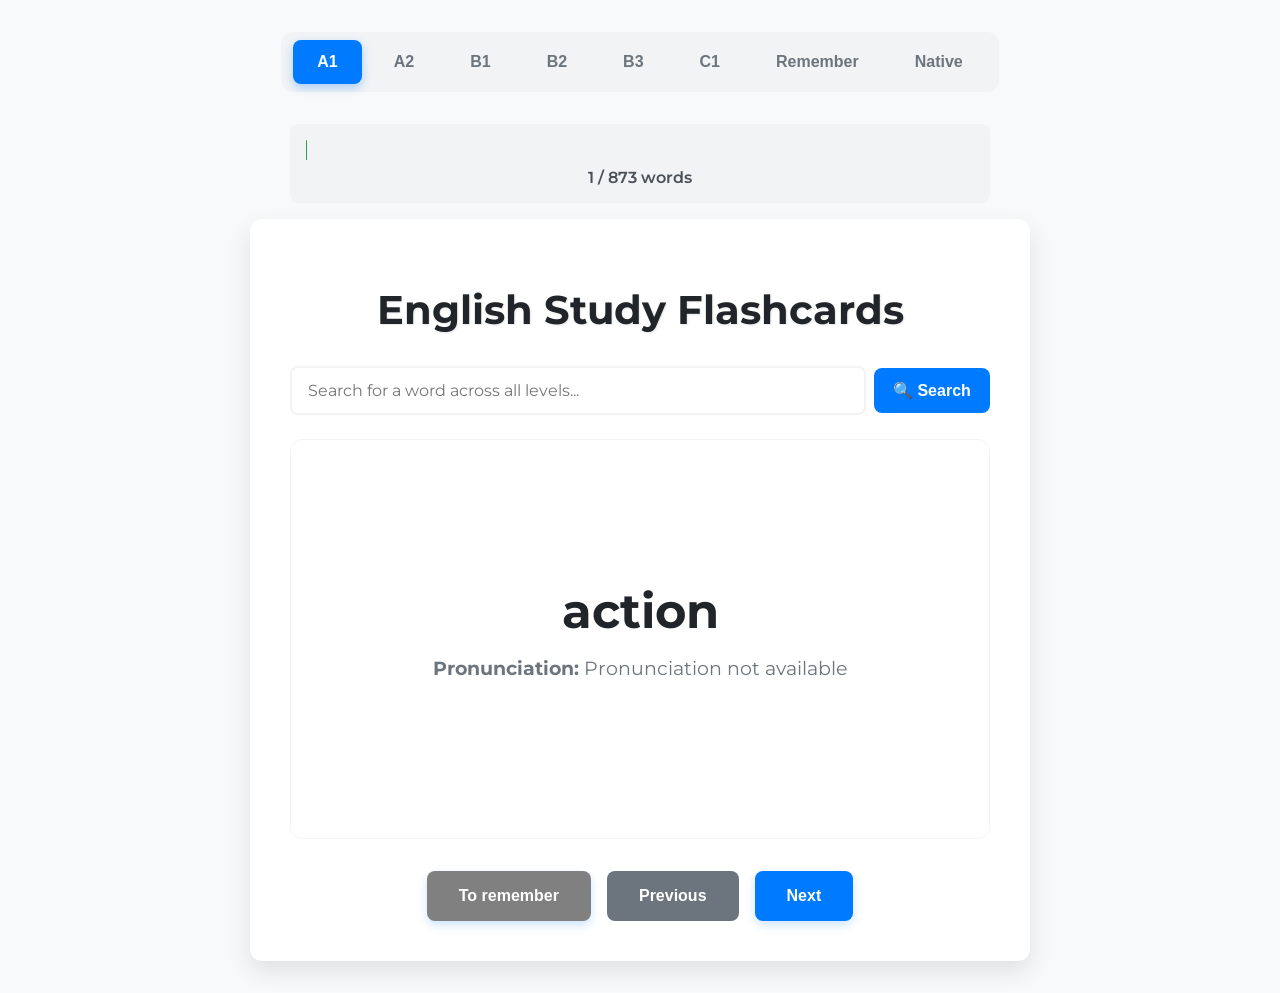
<file: index.html>
<!DOCTYPE html>
<html lang="en">
  <head>
    <meta charset="UTF-8" />
    <meta name="viewport" content="width=device-width, initial-scale=1.0" />
    <title>English Flashcards</title>
    <link rel="stylesheet" href="style.css" />
  </head>

  <body>
    <nav class="nav-bar">
      <button class="nav-btn" data-level="A1">A1</button>
      <button class="nav-btn" data-level="A2">A2</button>
      <button class="nav-btn" data-level="B1">B1</button>
      <button class="nav-btn" data-level="B2">B2</button>
      <button class="nav-btn" data-level="B3">B3</button>
      <button class="nav-btn" data-level="C1">C1</button>
      <button class="nav-btn" data-level="remember">Remember</button>
      <button class="nav-btn" data-level="words">Native</button>
    </nav>
    <div id="progress-container">
      <div id="progress-bar"></div>
      <span id="progress-text"></span>
    </div>
    <div class="container">
      <h1>English Study Flashcards</h1>

      <!-- Search functionality -->
      <div id="search-container" class="search-container">
        <input
          type="text"
          id="search-input"
          placeholder="Search for a word across all levels..."
          autocomplete="off"
        />
        <button id="search-btn">🔍 Search</button>
        <div
          id="search-results"
          class="search-results"
          style="display: none"
        ></div>
      </div>

      <div id="flashcard-container">
        <div id="flashcard" class="flashcard">
          <div class="flashcard-front">
            <div class="flashcard-front-content">
              <h2 id="flashcard-word-front">Word Loading...</h2>
              <p>
                <strong>Pronunciation:</strong>
                <span id="flashcard-pronunciation-text">N/A</span>
              </p>
              <button id="flashcard-play-audio-btn" style="display: none">
                🔊 Play Sound
              </button>
            </div>
          </div>
          <div class="flashcard-back">
            <div class="flashcard-back-content">
              <h2 id="flashcard-word-back"></h2>
              <div id="flashcard-headword-translation-area">
                <p>
                  <strong>Word Translation (Arabic):</strong>
                </p>
                <p id="flashcard-headword-arabic" dir="rtl" lang="ar">
                  <i>Translating...</i>
                </p>
              </div>
              <hr class="content-separator" />
              <div id="flashcard-mw-details">
                <p>
                  <strong>Part of speech:</strong>
                  <span id="flashcard-functional-label">N/A</span>
                </p>
                <div id="flashcard-definitions-area">
                  <h3>Definitions & Examples:</h3>
                  <dl id="flashcard-definitions-list"></dl>
                </div>
                <div id="flashcard-synonyms-area" style="display: none">
                  <h3>Synonyms:</h3>
                  <ul id="flashcard-synonyms-list"></ul>
                </div>
              </div>
              <div id="flashcard-word-not-found-area" style="display: none">
                <!-- Content handled by JS -->
              </div>
            </div>
          </div>
        </div>
      </div>
      <div id="controls-container">
        <button id="remember-card-btn" class="remember-card-btn">
          To remember
        </button>
        <div id="flashcard-navigation">
          <button id="prev-card-btn">Previous</button>
          <button id="next-card-btn">Next</button>
        </div>
      </div>

      <div id="loading-message" class="status-message" style="display: none">
        Loading card data...
      </div>
      <div
        id="error-message"
        class="status-message"
        style="display: none"
      ></div>
    </div>

    <script src="app.js" defer></script>
  </body>
</html>
</file>
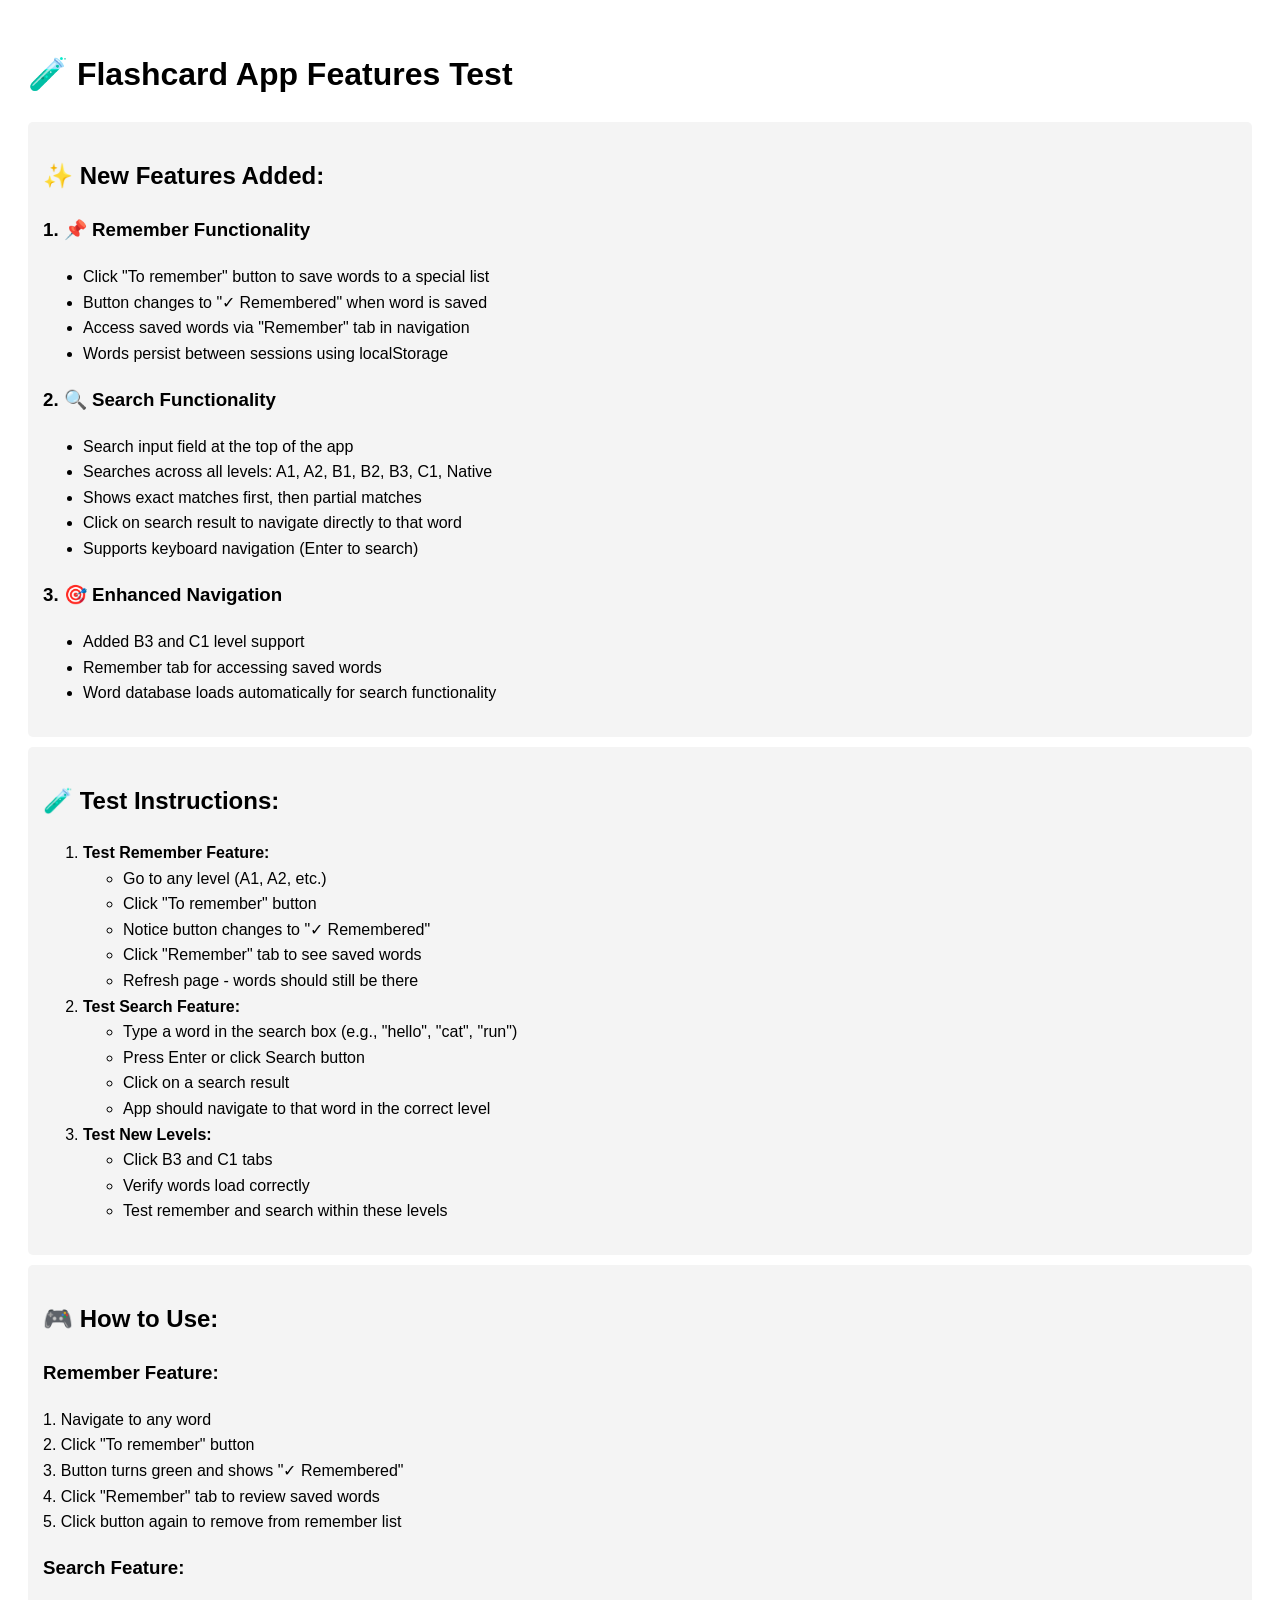
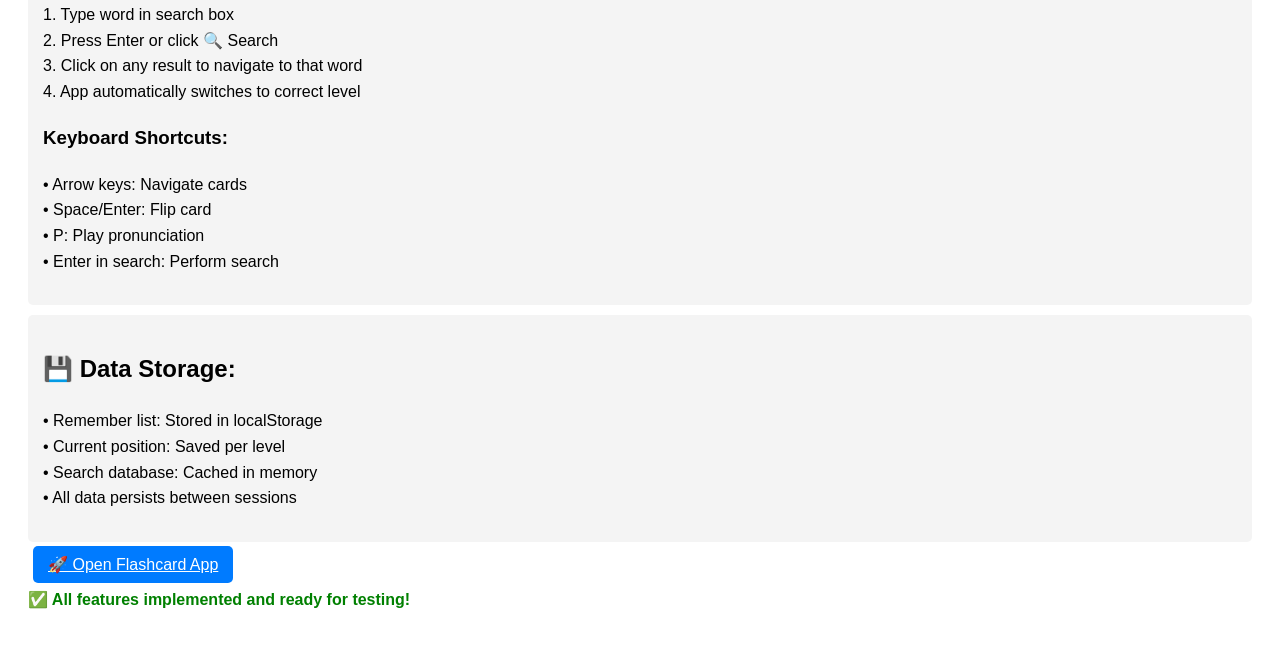
<file: features-test.html>
<!DOCTYPE html>
<html lang="en">
  <head>
    <meta charset="UTF-8" />
    <meta name="viewport" content="width=device-width, initial-scale=1.0" />
    <title>Features Test</title>
    <style>
      body {
        font-family: Arial, sans-serif;
        padding: 20px;
        line-height: 1.6;
      }
      .feature {
        background: #f4f4f4;
        padding: 15px;
        margin: 10px 0;
        border-radius: 5px;
      }
      .test-btn {
        background: #007bff;
        color: white;
        padding: 10px 15px;
        border: none;
        border-radius: 5px;
        cursor: pointer;
        margin: 5px;
      }
      .test-btn:hover {
        background: #0056b3;
      }
      .status {
        font-weight: bold;
        margin: 10px 0;
      }
      .success {
        color: green;
      }
      .error {
        color: red;
      }
    </style>
  </head>
  <body>
    <h1>🧪 Flashcard App Features Test</h1>

    <div class="feature">
      <h2>✨ New Features Added:</h2>

      <h3>1. 📌 Remember Functionality</h3>
      <ul>
        <li>Click "To remember" button to save words to a special list</li>
        <li>Button changes to "✓ Remembered" when word is saved</li>
        <li>Access saved words via "Remember" tab in navigation</li>
        <li>Words persist between sessions using localStorage</li>
      </ul>

      <h3>2. 🔍 Search Functionality</h3>
      <ul>
        <li>Search input field at the top of the app</li>
        <li>Searches across all levels: A1, A2, B1, B2, B3, C1, Native</li>
        <li>Shows exact matches first, then partial matches</li>
        <li>Click on search result to navigate directly to that word</li>
        <li>Supports keyboard navigation (Enter to search)</li>
      </ul>

      <h3>3. 🎯 Enhanced Navigation</h3>
      <ul>
        <li>Added B3 and C1 level support</li>
        <li>Remember tab for accessing saved words</li>
        <li>Word database loads automatically for search functionality</li>
      </ul>
    </div>

    <div class="feature">
      <h2>🧪 Test Instructions:</h2>
      <ol>
        <li>
          <strong>Test Remember Feature:</strong>
          <ul>
            <li>Go to any level (A1, A2, etc.)</li>
            <li>Click "To remember" button</li>
            <li>Notice button changes to "✓ Remembered"</li>
            <li>Click "Remember" tab to see saved words</li>
            <li>Refresh page - words should still be there</li>
          </ul>
        </li>
        <li>
          <strong>Test Search Feature:</strong>
          <ul>
            <li>Type a word in the search box (e.g., "hello", "cat", "run")</li>
            <li>Press Enter or click Search button</li>
            <li>Click on a search result</li>
            <li>App should navigate to that word in the correct level</li>
          </ul>
        </li>
        <li>
          <strong>Test New Levels:</strong>
          <ul>
            <li>Click B3 and C1 tabs</li>
            <li>Verify words load correctly</li>
            <li>Test remember and search within these levels</li>
          </ul>
        </li>
      </ol>
    </div>

    <div class="feature">
      <h2>🎮 How to Use:</h2>

      <h3>Remember Feature:</h3>
      <p>
        1. Navigate to any word<br />
        2. Click "To remember" button<br />
        3. Button turns green and shows "✓ Remembered"<br />
        4. Click "Remember" tab to review saved words<br />
        5. Click button again to remove from remember list
      </p>

      <h3>Search Feature:</h3>
      <p>
        1. Type word in search box<br />
        2. Press Enter or click 🔍 Search<br />
        3. Click on any result to navigate to that word<br />
        4. App automatically switches to correct level
      </p>

      <h3>Keyboard Shortcuts:</h3>
      <p>
        • Arrow keys: Navigate cards<br />
        • Space/Enter: Flip card<br />
        • P: Play pronunciation<br />
        • Enter in search: Perform search
      </p>
    </div>

    <div class="feature">
      <h2>💾 Data Storage:</h2>
      <p>
        • Remember list: Stored in localStorage<br />
        • Current position: Saved per level<br />
        • Search database: Cached in memory<br />
        • All data persists between sessions
      </p>
    </div>

    <a href="index.html" class="test-btn">🚀 Open Flashcard App</a>

    <div class="status">
      <div class="success">
        ✅ All features implemented and ready for testing!
      </div>
    </div>

    <script>
      console.log("🧪 Features Test Page Loaded");
      console.log(
        "📝 Available levels: A1, A2, B1, B2, B3, C1, Native, Remember"
      );
      console.log("🔍 Search works across all levels");
      console.log("💾 Remember functionality with localStorage persistence");
    </script>
  </body>
</html>
</file>
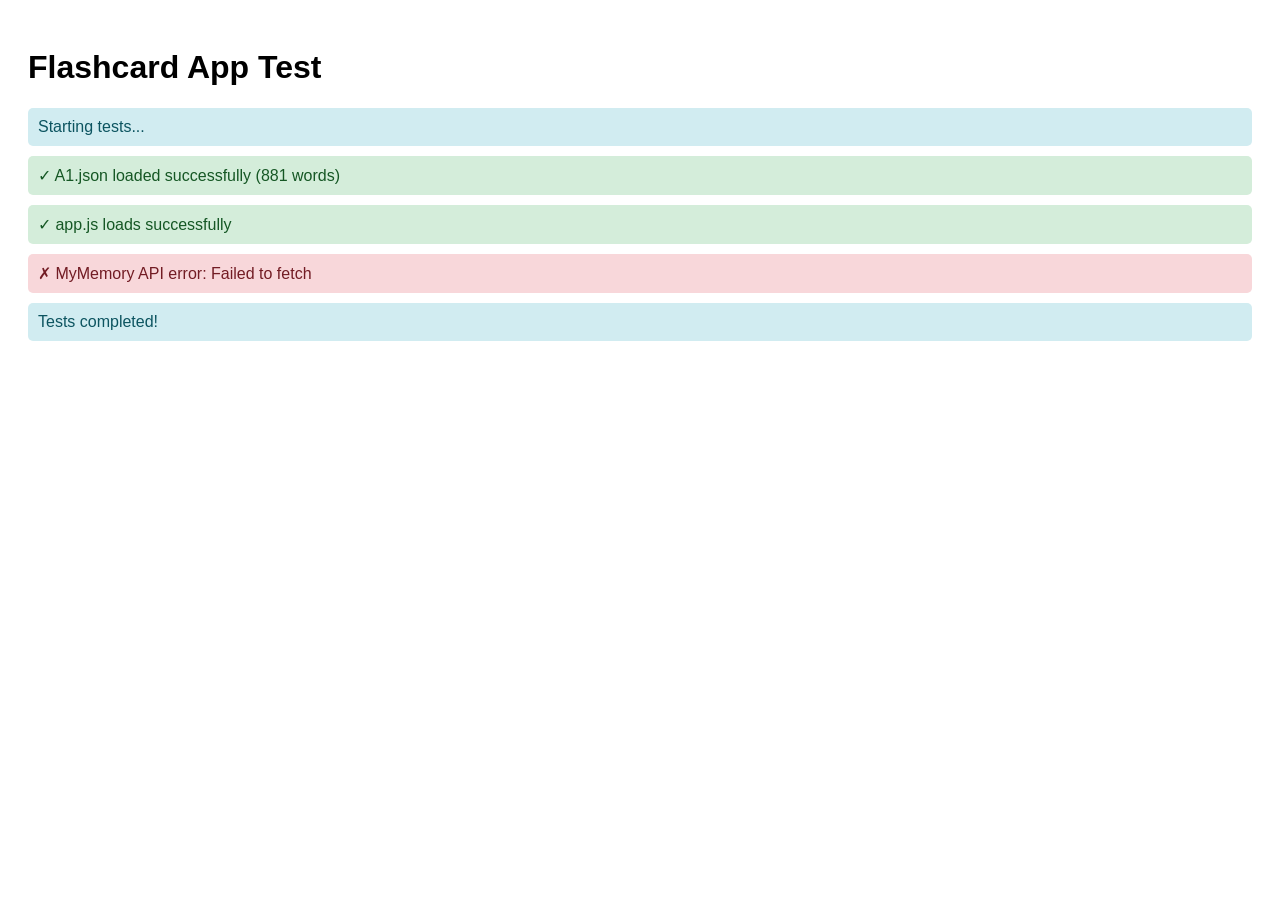
<file: test.html>
<!DOCTYPE html>
<html lang="en">
  <head>
    <meta charset="UTF-8" />
    <meta name="viewport" content="width=device-width, initial-scale=1.0" />
    <title>Flashcard App Test</title>
    <style>
      body {
        font-family: Arial, sans-serif;
        padding: 20px;
      }
      .status {
        padding: 10px;
        margin: 10px 0;
        border-radius: 5px;
      }
      .success {
        background-color: #d4edda;
        color: #155724;
      }
      .error {
        background-color: #f8d7da;
        color: #721c24;
      }
      .info {
        background-color: #d1ecf1;
        color: #0c5460;
      }
    </style>
  </head>
  <body>
    <h1>Flashcard App Test</h1>
    <div id="test-results"></div>

    <script>
      async function runTests() {
        const results = document.getElementById("test-results");

        function addResult(message, type = "info") {
          const div = document.createElement("div");
          div.className = "status " + type;
          div.textContent = message;
          results.appendChild(div);
        }

        addResult("Starting tests...", "info");

        // Test 1: Check if JSON files exist
        try {
          const response = await fetch("A1.json");
          if (response.ok) {
            const data = await response.json();
            addResult(
              `✓ A1.json loaded successfully (${data.length} words)`,
              "success"
            );
          } else {
            addResult("✗ Failed to load A1.json", "error");
          }
        } catch (error) {
          addResult(`✗ Error loading A1.json: ${error.message}`, "error");
        }

        // Test 2: Check if app.js loads
        try {
          const response = await fetch("app.js");
          if (response.ok) {
            addResult("✓ app.js loads successfully", "success");
          } else {
            addResult("✗ Failed to load app.js", "error");
          }
        } catch (error) {
          addResult(`✗ Error loading app.js: ${error.message}`, "error");
        }

        // Test 3: Check external API connectivity (MyMemory)
        try {
          const response = await fetch(
            "https://api.mymemory.translated.net/get?q=hello&langpair=en|ar",
            {
              mode: "cors",
            }
          );
          if (response.ok) {
            addResult("✓ MyMemory API is accessible", "success");
          } else {
            addResult("✗ MyMemory API is not accessible", "error");
          }
        } catch (error) {
          addResult(`✗ MyMemory API error: ${error.message}`, "error");
        }

        addResult("Tests completed!", "info");
      }

      runTests();
    </script>
  </body>
</html>
</file>
<file: style.css>
@import url('https://fonts.googleapis.com/css2?family=Montserrat:wght@400;600;700&display=swap');

:root {
  --primary-color: #007bff;
  --primary-hover: #0056b3;
  --secondary-color: #6c757d;
  --background-color: #f8f9fa;
  --surface-color: #ffffff;
  --on-surface-color: #212529;
  --success-color: #28a745;
  --warning-color: #ffc107;
  --error-color: #dc3545;
  --light-gray: #f1f3f5;
  --dark-gray: #495057;

  --font-family: 'Montserrat', sans-serif;
  --border-radius: 12px;
  --shadow: 0 10px 25px rgba(0, 0, 0, 0.1);
  --transition-speed: 0.3s;
}

body {
  font-family: var(--font-family);
  margin: 0;
  padding: 2rem;
  background-color: var(--background-color);
  color: var(--on-surface-color);
  display: flex;
  flex-direction: column;
  align-items: center;
  min-height: 100vh;
  box-sizing: border-box;
}

.container {
  max-width: 700px;
  width: 100%;
  background-color: var(--surface-color);
  padding: 2.5rem;
  border-radius: var(--border-radius);
  box-shadow: var(--shadow);
  text-align: center;
}

h1 {
  color: var(--on-surface-color);
  margin-bottom: 2rem;
  font-size: 2.5em;
  font-weight: 700;
  text-shadow: 1px 1px 2px rgba(0, 0, 0, 0.1);
}

.nav-bar {
  display: flex;
  justify-content: center;
  margin-bottom: 2rem;
  background-color: var(--light-gray);
  padding: 0.5rem;
  border-radius: var(--border-radius);
}

.nav-btn {
  background-color: transparent;
  color: var(--secondary-color);
  border: none;
  padding: 0.8rem 1.5rem;
  margin: 0 0.25rem;
  border-radius: 8px;
  cursor: pointer;
  font-size: 1em;
  font-weight: 600;
  transition: all var(--transition-speed) ease;
}
#controls-container {
  display: flex;
  justify-content: center;
  align-items: center;
  gap: 1rem;
  margin-top: 1rem;
}
.remember-card-btn {
  padding: 1rem 2rem;
  font-size: 1em;
  font-weight: 600;
  border: none;
  border-radius: 8px;
  cursor: pointer;
  background-color: gray;
  color: white;
  transition: all var(--transition-speed);
  box-shadow: 0 4px 10px rgba(0, 123, 255, 0.2);
}

.remember-card-btn:hover {
  background-color: darkgray;
  transform: translateY(-2px);
  box-shadow: 0 6px 12px rgba(0, 123, 255, 0.3);
}

.nav-btn:hover{
  background-color: rgba(0, 123, 255, 0.1);
  color: var(--primary-color);
}

.nav-btn.selected {
  background-color: var(--primary-color);
  color: var(--surface-color);
  box-shadow: 0 4px 10px rgba(0, 123, 255, 0.3);
}

#progress-container {
  width: 100%;
  max-width: 700px;
  margin-bottom: 1rem;
  background-color: var(--light-gray);
  border-radius: 8px;
  padding: 1rem;
  box-sizing: border-box;
}

#progress-bar {
  width: 0;
  height: 20px;
  background-color: var(--success-color);
  border-radius: 4px;
  transition: width 0.5s ease-in-out;
}

#progress-text {
  display: block;
  text-align: center;
  margin-top: 0.5rem;
  font-weight: 600;
  color: var(--dark-gray);
}

#flashcard-container {
  perspective: 1500px;
  margin-bottom: 2rem;
  width: 100%;
  min-height: 400px;
}

.flashcard {
  width: 100%;
  height: 400px;
  position: relative;
  transform-style: preserve-3d;
  transition: transform 0.8s cubic-bezier(0.25, 0.1, 0.25, 1);
  cursor: pointer;
}

.flashcard.is-flipped {
  transform: rotateY(180deg);
}

.flashcard-front,
.flashcard-back {
  position: absolute;
  top: 0;
  left: 0;
  width: 100%;
  height: 100%;
  backface-visibility: hidden;
  display: flex;
  flex-direction: column;
  justify-content: center;
  align-items: center;
  padding: 2rem;
  box-sizing: border-box;
  border-radius: var(--border-radius);
  background-color: var(--surface-color);
  border: 1px solid var(--light-gray);
  overflow-y: auto;
}

.flashcard-back {
  transform: rotateY(180deg);
  justify-content: flex-start;
  align-items: stretch;
}

.flashcard-front-content,
.flashcard-back-content {
  width: 100%;
  text-align: left;
}

.flashcard-front h2,
#flashcard-word-back {
  color: var(--on-surface-color);
  text-align: center;
  margin-top: 0;
  margin-bottom: 1rem;
  font-size: 3em;
  font-weight: 700;
}

.flashcard-front p {
  text-align: center;
  margin: 1rem 0;
  font-size: 1.2em;
  color: var(--secondary-color);
}

#flashcard-play-audio-btn {
  background-color: var(--success-color);
  color: white;
  border: none;
  padding: 0.8rem 1.5rem;
  border-radius: 8px;
  cursor: pointer;
  font-size: 1em;
  font-weight: 600;
  display: block;
  margin: 2rem auto 0 auto;
  transition: background-color var(--transition-speed);
}

#flashcard-play-audio-btn:hover {
  background-color: #218838;
}

#flashcard-headword-translation-area {
  margin-bottom: 1rem;
  padding-bottom: 1rem;
  text-align: center;
}

#flashcard-headword-arabic {
  font-size: 1.8em;
  font-weight: bold;
  color: var(--success-color);
}

.content-separator {
  border: 0;
  height: 1px;
  background-color: var(--light-gray);
  margin: 1rem 0;
}

#flashcard-definitions-area h3,
#flashcard-synonyms-area h3 {
  padding-bottom: 0.5rem;
  margin-top: 1rem;
  margin-bottom: 1rem;
  color: var(--primary-color);
  font-size: 1.2em;
  font-weight: 700;
  border-bottom: 2px solid var(--primary-color);
  display: inline-block;
}

dl dt {
  font-weight: 600;
  margin-top: 1rem;
  line-height: 1.6;
  color: var(--dark-gray);
}

dl dt .sense-number {
  color: var(--primary-hover);
  font-weight: 700;
  margin-right: 0.5rem;
}

dl dd ul {
  list-style-type: '↪';
  padding-left: 1.5rem;
  margin: 0.5rem 0 0 0;
  font-style: italic;
  color: var(--secondary-color);
}

.arabic-translation {
  display: inline-block;
  margin-left: 0.5rem;
  padding: 0.2rem 0.5rem;
  background-color: var(--light-gray);
  border-radius: 4px;
  font-size: 0.9em;
  color: var(--dark-gray);
}

.translate-btn {
  background-color: var(--warning-color);
  color: var(--on-surface-color);
  border: none;
  padding: 0.3rem 0.8rem;
  border-radius: 4px;
  cursor: pointer;
  font-size: 0.8em;
  margin-left: 0.5rem;
  transition: background-color var(--transition-speed);
}

.translate-btn:hover {
  background-color: #e0a800;
}

#flashcard-synonyms-list {
  list-style: none;
  padding: 0;
  display: flex;
  flex-wrap: wrap;
  gap: 0.5rem;
  margin-top: 0.5rem;
}

#flashcard-synonyms-list li {
  background-color: var(--light-gray);
  padding: 0.5rem 1rem;
  border-radius: 20px;
  font-size: 0.9em;
  font-weight: 600;
}

#flashcard-navigation {
  display: flex;
  justify-content: center;
  gap: 1rem;
}

#flashcard-navigation button {
  padding: 1rem 2rem;
  font-size: 1em;
  font-weight: 600;
  border: none;
  border-radius: 8px;
  cursor: pointer;
  background-color: var(--primary-color);
  color: white;
  transition: all var(--transition-speed);
  box-shadow: 0 4px 10px rgba(0, 123, 255, 0.2);
}

#flashcard-navigation button:hover {
  background-color: var(--primary-hover);
  transform: translateY(-2px);
  box-shadow: 0 6px 12px rgba(0, 123, 255, 0.3);
}

#flashcard-navigation button:disabled {
  background-color: var(--secondary-color);
  cursor: not-allowed;
  transform: none;
  box-shadow: none;
}

.status-message {
  margin-top: 1.5rem;
  padding: 1rem;
  border-radius: var(--border-radius);
  text-align: center;
  font-weight: 600;
}

#loading-message {
  color: var(--primary-color);
  background-color: #e7f3ff;
  border: 1px solid var(--primary-color);
}

#error-message {
  color: var(--error-color);
  background-color: #f8d7da;
  border: 1px solid var(--error-color);
}

/* Search functionality styles */
.search-container {
  display: flex;
  gap: 0.5rem;
  margin-bottom: 1.5rem;
  position: relative;
  align-items: center;
}

#search-input {
  flex: 1;
  padding: 0.8rem 1rem;
  border: 2px solid var(--light-gray);
  border-radius: 8px;
  font-size: 1rem;
  font-family: var(--font-family);
  transition: border-color var(--transition-speed);
}

#search-input:focus {
  outline: none;
  border-color: var(--primary-color);
  box-shadow: 0 0 0 3px rgba(0, 123, 255, 0.1);
}

#search-btn {
  padding: 0.8rem 1.2rem;
  background-color: var(--primary-color);
  color: white;
  border: none;
  border-radius: 8px;
  cursor: pointer;
  font-size: 1rem;
  font-weight: 600;
  transition: background-color var(--transition-speed);
}

#search-btn:hover {
  background-color: var(--primary-hover);
}

.search-results {
  position: absolute;
  top: 100%;
  left: 0;
  right: 0;
  background-color: white;
  border: 1px solid var(--light-gray);
  border-radius: 8px;
  box-shadow: var(--shadow);
  z-index: 1000;
  max-height: 300px;
  overflow-y: auto;
}

.search-results-header {
  padding: 0.8rem 1rem;
  background-color: var(--light-gray);
  font-weight: 600;
  border-bottom: 1px solid #dee2e6;
}

.search-result-item {
  display: flex;
  justify-content: space-between;
  align-items: center;
  padding: 0.8rem 1rem;
  cursor: pointer;
  transition: background-color var(--transition-speed);
  border-bottom: 1px solid #f8f9fa;
}

.search-result-item:hover {
  background-color: var(--light-gray);
}

.search-result-item:last-child {
  border-bottom: none;
}

.search-result-word {
  font-weight: 600;
  color: var(--on-surface-color);
}

.search-result-level {
  background-color: var(--primary-color);
  color: white;
  padding: 0.2rem 0.6rem;
  border-radius: 4px;
  font-size: 0.8rem;
  font-weight: 600;
}

.search-no-results {
  padding: 1rem;
  text-align: center;
  color: var(--secondary-color);
  font-style: italic;
}

.search-more-results {
  padding: 0.8rem 1rem;
  text-align: center;
  color: var(--secondary-color);
  font-style: italic;
  border-top: 1px solid #f8f9fa;
}

/* Remember button states */
.remember-card-btn.remembered {
  background-color: var(--success-color);
  color: white;
}

.remember-card-btn.remembered:hover {
  background-color: #218838;
}
</file>
